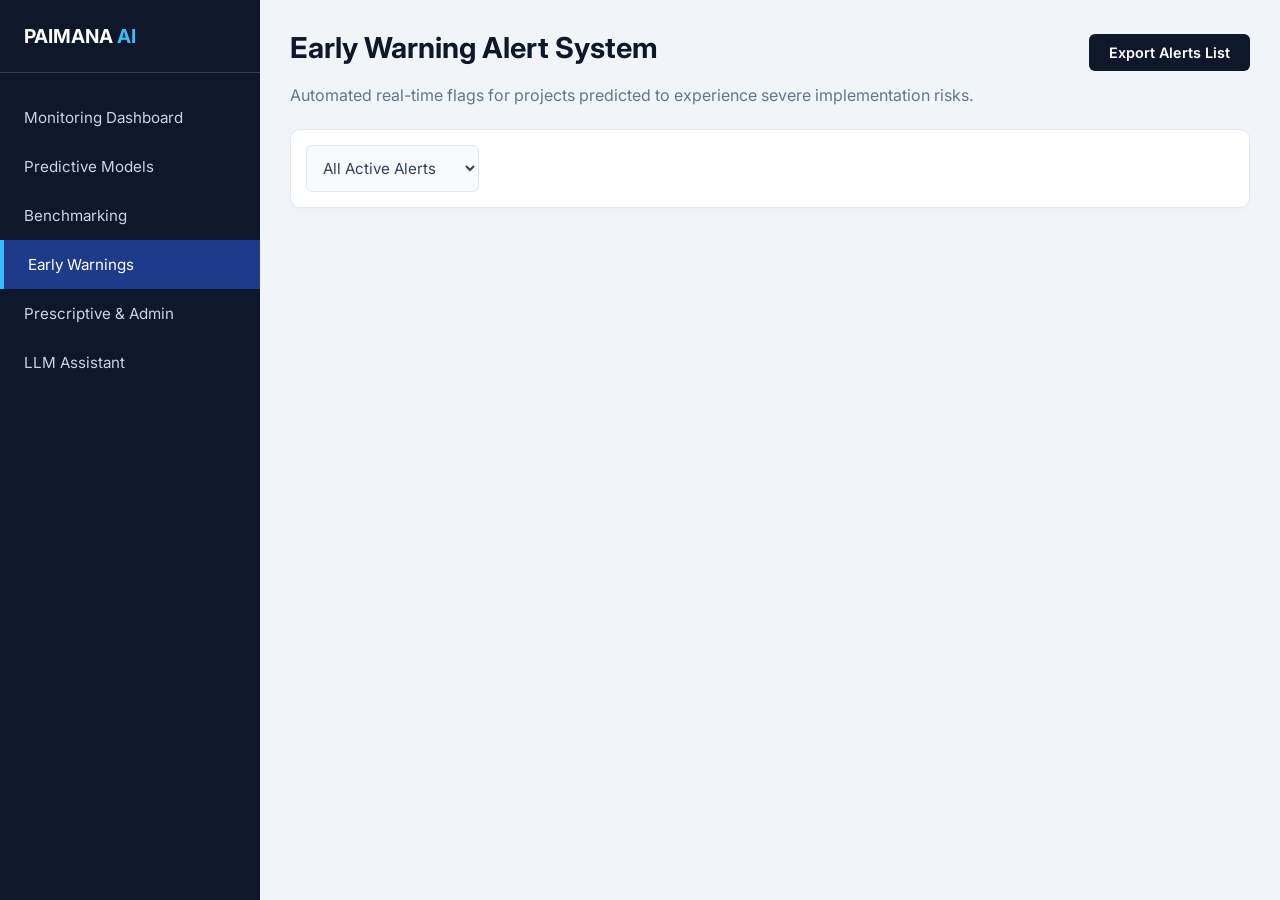
<file: early-warnings.html>
<!DOCTYPE html>
<html lang="en">
<head>
    <meta charset="UTF-8">
    <title>Early Warnings | PAIMANA AI</title>
    <link href="https://fonts.googleapis.com/css2?family=Inter:wght@400;600;700&display=swap" rel="stylesheet">
    <link rel="stylesheet" href="css/style.css">
</head>
<body>
    <aside class="sidebar">
        <div class="sidebar-header">PAIMANA <span>AI</span></div>
        <ul class="nav-links">
            <li><a href="index.html">Monitoring Dashboard</a></li>
            <li><a href="predictive-models.html">Predictive Models</a></li>
            <li><a href="benchmarking.html">Benchmarking</a></li>
            <li><a href="early-warnings.html" class="active">Early Warnings</a></li>
            <li><a href="prescriptive-admin.html">Prescriptive & Admin</a></li>
            <li><a href="llm-assistant.html">LLM Assistant</a></li>
        </ul>
    </aside>

    <main class="main-content">
        <div style="display: flex; justify-content: space-between; align-items: center; margin-bottom: 10px;">
            <h2>Early Warning Alert System</h2>
            <button class="export-btn" style="background: #0f172a;" onclick="window.print()">Export Alerts List</button>
        </div>
        <p class="subtitle">Automated real-time flags for projects predicted to experience severe implementation risks.</p>
        
        <div class="filters-bar">
            <select id="alert-filter-risk" onchange="loadAlertsPage()">
                <option value="All">All Active Alerts</option>
                <option value="high">Critical Risk (Red)</option>
                <option value="medium">Warning (Yellow)</option>
            </select>
        </div>

        <!-- This container is populated dynamically by JS -->
        <div id="alerts-page-container"></div>

    </main>
    <script src="js/app.js"></script>
</body>
</html>
</file>
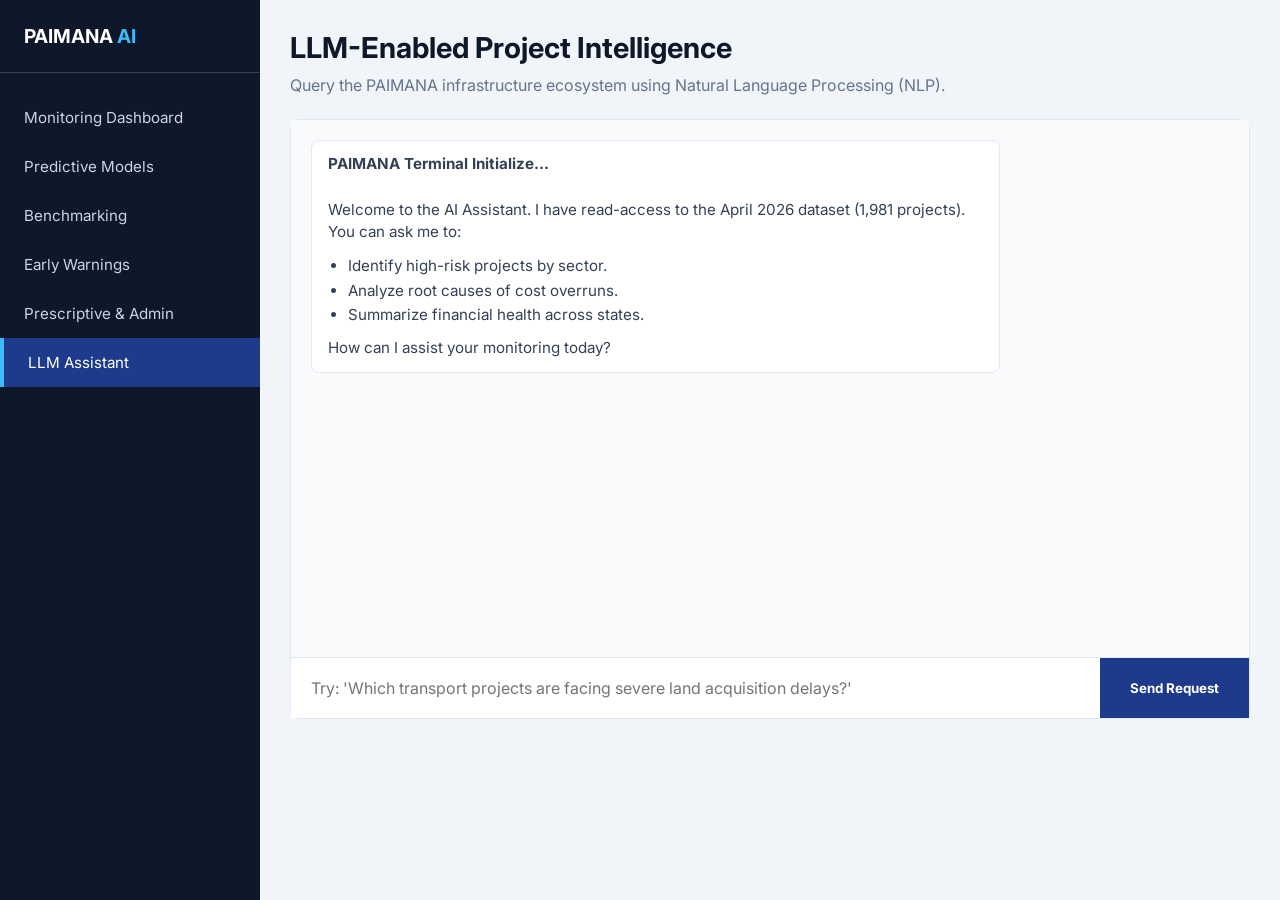
<file: llm-assistant.html>
<!DOCTYPE html>
<html lang="en">
<head>
    <meta charset="UTF-8">
    <title>LLM Assistant | PAIMANA AI</title>
    <link href="https://fonts.googleapis.com/css2?family=Inter:wght@400;600;700&display=swap" rel="stylesheet">
    <link rel="stylesheet" href="css/style.css">
</head>
<body>
    <aside class="sidebar">
        <div class="sidebar-header">PAIMANA <span>AI</span></div>
        <ul class="nav-links">
            <li><a href="index.html">Monitoring Dashboard</a></li>
            <li><a href="predictive-models.html">Predictive Models</a></li>
            <li><a href="benchmarking.html">Benchmarking</a></li>
            <li><a href="early-warnings.html">Early Warnings</a></li>
            <li><a href="prescriptive-admin.html">Prescriptive & Admin</a></li>
            <li><a href="llm-assistant.html" class="active">LLM Assistant</a></li>
        </ul>
    </aside>

    <main class="main-content">
        <h2>LLM-Enabled Project Intelligence</h2>
        <p class="subtitle">Query the PAIMANA infrastructure ecosystem using Natural Language Processing (NLP).</p>
        
        <div class="chat-container">
            <!-- Chat History Area -->
            <div class="chat-history" id="chat-history">
                <div class="msg bot">
                    <strong>PAIMANA Terminal Initialize...</strong><br><br>
                    Welcome to the AI Assistant. I have read-access to the April 2026 dataset (1,981 projects). You can ask me to:
                    <ul style="margin-left: 20px; margin-top: 10px; margin-bottom: 10px; line-height: 1.6;">
                        <li>Identify high-risk projects by sector.</li>
                        <li>Analyze root causes of cost overruns.</li>
                        <li>Summarize financial health across states.</li>
                    </ul>
                    How can I assist your monitoring today?
                </div>
            </div>
            
            <!-- Chat Input Area -->
            <div class="chat-input">
                <input type="text" id="chat-input-field" placeholder="Try: 'Which transport projects are facing severe land acquisition delays?'">
                <button onclick="sendChatMessage()">Send Request</button>
            </div>
        </div>
    </main>
    <script src="js/app.js"></script>
</body>
</html>
</file>
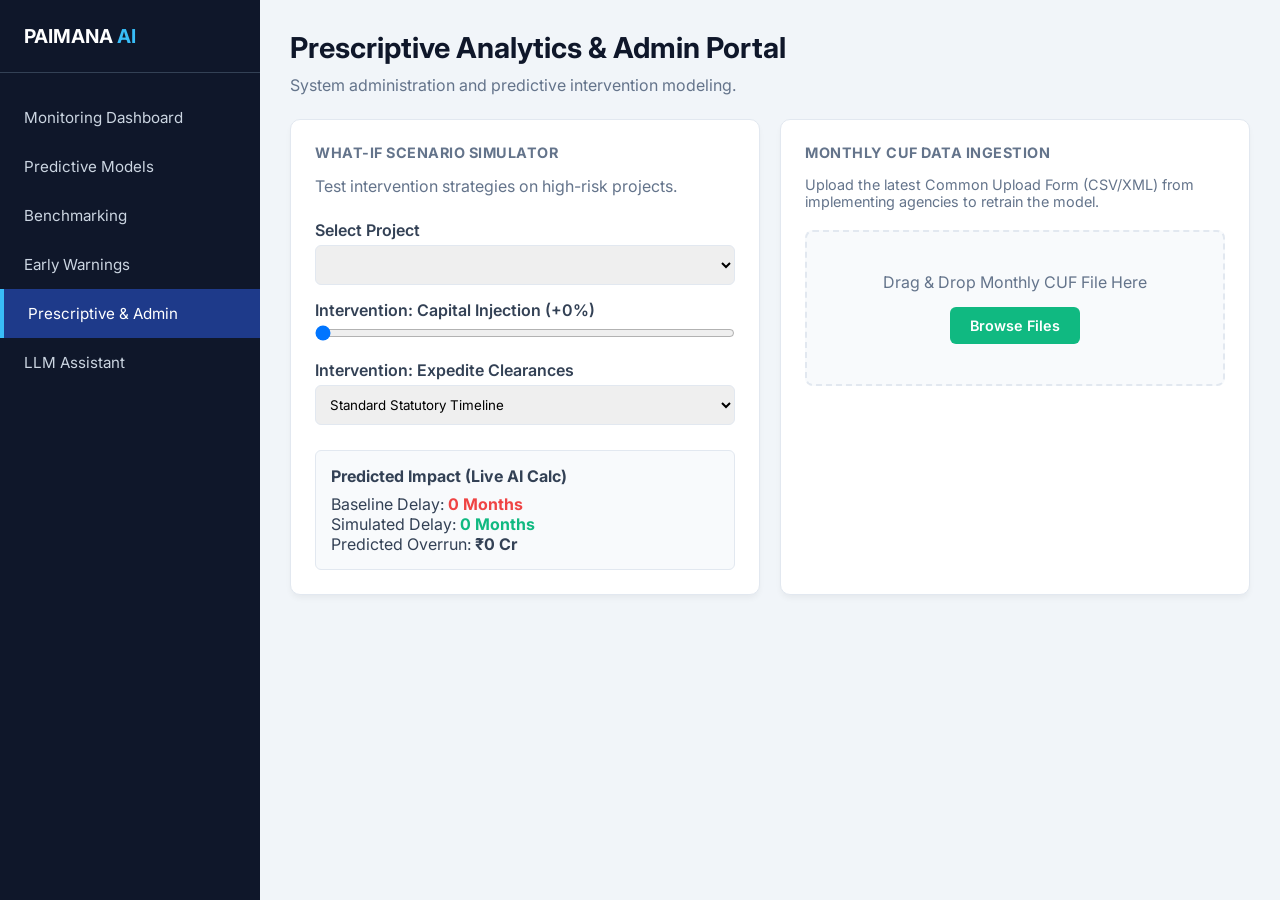
<file: prescriptive-admin.html>
<!DOCTYPE html>
<html lang="en">
<head>
    <meta charset="UTF-8">
    <title>Prescriptive & Admin | PAIMANA AI</title>
    <link href="https://fonts.googleapis.com/css2?family=Inter:wght@400;600;700&display=swap" rel="stylesheet">
    <link rel="stylesheet" href="css/style.css">
</head>
<body>
    <aside class="sidebar">
        <div class="sidebar-header">PAIMANA <span>AI</span></div>
        <ul class="nav-links">
            <li><a href="index.html">Monitoring Dashboard</a></li>
            <li><a href="predictive-models.html">Predictive Models</a></li>
            <li><a href="benchmarking.html">Benchmarking</a></li>
            <li><a href="early-warnings.html">Early Warnings</a></li>
            <li><a href="prescriptive-admin.html" class="active">Prescriptive & Admin</a></li>
            <li><a href="llm-assistant.html">LLM Assistant</a></li>
        </ul>
    </aside>

    <main class="main-content">
        <h2>Prescriptive Analytics & Admin Portal</h2>
        <p class="subtitle">System administration and predictive intervention modeling.</p>

        <div class="grid-2">
            <!-- FEATURE 1: What-If Simulator -->
            <div class="card">
                <h3>What-If Scenario Simulator</h3>
                <p class="subtitle">Test intervention strategies on high-risk projects.</p>
                
                <label style="display:block; margin-top: 15px; font-weight:600;">Select Project</label>
                <select id="sim-project-select" style="width: 100%; padding: 10px; border-radius: 6px; border: 1px solid var(--border); margin-top: 5px;"></select>

                <label style="display:block; margin-top: 15px; font-weight:600;">
                    Intervention: Capital Injection (<span id="sim-funding-val">+0%</span>)
                </label>
                <input type="range" id="sim-funding-slider" min="0" max="50" step="10" value="0" style="width: 100%; margin-top: 5px;">

                <label style="display:block; margin-top: 15px; font-weight:600;">Intervention: Expedite Clearances</label>
                <select id="sim-clearance-select" style="width: 100%; padding: 10px; border-radius: 6px; border: 1px solid var(--border); margin-top: 5px;">
                    <option value="standard">Standard Statutory Timeline</option>
                    <option value="expedited">Fast-Track Environmental Clearance</option>
                </select>

                <div style="margin-top: 25px; padding: 15px; background: #f8fafc; border-radius: 6px; border: 1px solid var(--border);">
                    <h4>Predicted Impact (Live AI Calc)</h4>
                    <p style="margin-top: 8px;">Baseline Delay: <strong id="sim-current-delay" style="color: var(--danger);">0 Months</strong></p>
                    <p>Simulated Delay: <strong id="sim-simulated-delay" style="color: var(--success);">0 Months</strong></p>
                    <p>Predicted Overrun: <strong id="sim-predicted-overrun">₹0 Cr</strong></p>
                </div>
            </div>


            <!-- FEATURE 5: CUF Upload Portal -->
            <div class="card">
                <h3>Monthly CUF Data Ingestion</h3>
                <p style="font-size: 0.9rem; color: var(--text-light); margin-bottom: 20px;">Upload the latest Common Upload Form (CSV/XML) from implementing agencies to retrain the model.</p>
                
                <div class="upload-zone" id="drop-zone">
                    <p style="color: var(--text-light); margin-bottom: 15px;">Drag & Drop Monthly CUF File Here</p>
                    <button class="export-btn" onclick="simulateUpload()">Browse Files</button>
                </div>

                <div id="upload-status" style="display: none; margin-top: 20px;">
                    <p style="font-size: 0.9rem; font-weight: 600; margin-bottom: 5px;" id="upload-text">Processing File...</p>
                    <div style="background: #e2e8f0; width: 100%; height: 10px; border-radius: 5px;">
                        <div id="upload-progress" style="background: var(--success); width: 0%; height: 100%; border-radius: 5px; transition: width 0.2s;"></div>
                    </div>
                </div>
            </div>
        </div>
    </main>
    <script src="js/app.js"></script>
</body>
</html>
</file>
<file: css/style.css>
:root {
    --primary: #1e3a8a;
    --primary-light: #3b82f6;
    --sidebar: #0f172a;
    --bg: #f1f5f9;
    --card-bg: #ffffff;
    --text-main: #334155;
    --text-light: #64748b;
    --danger: #ef4444;
    --warning: #f59e0b;
    --success: #10b981;
    --border: #e2e8f0;
}

* { margin: 0; padding: 0; box-sizing: border-box; font-family: 'Inter', -apple-system, sans-serif; }
body { display: flex; height: 100vh; background-color: var(--bg); color: var(--text-main); overflow: hidden; }

/* Sidebar */
.sidebar { width: 260px; background-color: var(--sidebar); color: white; display: flex; flex-direction: column; flex-shrink: 0; }
.sidebar-header { padding: 24px; font-size: 1.2rem; font-weight: bold; border-bottom: 1px solid #334155; }
.sidebar-header span { color: #38bdf8; }
.nav-links { list-style: none; padding: 20px 0; flex-grow: 1; }
.nav-links a { display: block; padding: 15px 24px; color: #cbd5e1; text-decoration: none; transition: 0.3s; font-size: 0.95rem; }
.nav-links a:hover, .nav-links a.active { background-color: var(--primary); color: white; border-left: 4px solid #38bdf8; }

/* Main Content */
.main-content { flex-grow: 1; overflow-y: auto; padding: 30px; }
h2 { margin-bottom: 10px; font-size: 1.8rem; color: #0f172a; }
.subtitle { margin-bottom: 24px; color: var(--text-light); }

/* Grid Layouts */
.grid-cards { display: grid; grid-template-columns: repeat(auto-fit, minmax(250px, 1fr)); gap: 20px; margin-bottom: 30px; }
.grid-2 { display: grid; grid-template-columns: 1fr 1fr; gap: 20px; margin-bottom: 30px; }

/* Cards */
.card { background: var(--card-bg); padding: 24px; border-radius: 10px; box-shadow: 0 4px 6px -1px rgba(0,0,0,0.05); border: 1px solid var(--border); }
.card h3 { font-size: 0.9rem; color: var(--text-light); text-transform: uppercase; letter-spacing: 0.5px; margin-bottom: 15px; }
.card .value { font-size: 2rem; font-weight: 700; color: #0f172a; }
.chart-container { position: relative; height: 300px; width: 100%; }

/* Tables */
table { width: 100%; border-collapse: collapse; }
th, td { text-align: left; padding: 14px; border-bottom: 1px solid var(--border); }
th { background-color: #f8fafc; color: var(--text-light); font-weight: 600; font-size: 0.85rem; text-transform: uppercase; }

/* Badges */
.badge { padding: 6px 12px; border-radius: 20px; font-size: 0.8rem; font-weight: 600; display: inline-block; }
.badge.high { background: #fee2e2; color: var(--danger); }
.badge.medium { background: #fef3c7; color: var(--warning); }
.badge.low { background: #d1fae5; color: var(--success); }

/* Alerts */
.alert-item { padding: 20px; background: #fff; margin-bottom: 15px; border-radius: 8px; border: 1px solid var(--border); border-left: 5px solid var(--danger); display: flex; justify-content: space-between; align-items: center; box-shadow: 0 2px 4px rgba(0,0,0,0.02); }
.alert-meta { font-size: 0.85rem; color: var(--text-light); margin-bottom: 5px; }

/* Chatbot */
.chat-container { display: flex; flex-direction: column; height: 600px; border: 1px solid var(--border); border-radius: 10px; background: white; }
.chat-history { flex-grow: 1; padding: 20px; overflow-y: auto; background: #f8fafc; }
.msg { margin-bottom: 15px; padding: 12px 16px; border-radius: 8px; max-width: 75%; line-height: 1.5; font-size: 0.95rem; }
.msg.bot { background: white; border: 1px solid var(--border); align-self: flex-start; }
.msg.user { background: var(--primary); color: white; align-self: flex-end; margin-left: auto; }
.chat-input { display: flex; border-top: 1px solid var(--border); }
.chat-input input { flex-grow: 1; padding: 20px; border: none; outline: none; font-size: 1rem; }
.chat-input button { padding: 0 30px; background: var(--primary); color: white; border: none; cursor: pointer; font-weight: bold; }
.chat-input button:hover { background: #152c69; }



/* --- NEW INDEX PAGE COMPONENTS --- */

/* Filters Bar (Row 1) */
.filters-bar { display: flex; gap: 15px; margin-bottom: 24px; background: var(--card-bg); padding: 15px; border-radius: 10px; border: 1px solid var(--border); box-shadow: 0 4px 6px -1px rgba(0,0,0,0.02); }
.filters-bar select, .filters-bar input { padding: 12px; border: 1px solid var(--border); border-radius: 6px; font-size: 0.95rem; outline: none; color: var(--text-main); background-color: #f8fafc; }
.filters-bar select:focus, .filters-bar input:focus { border-color: var(--primary-light); background-color: #fff; }
.filters-bar input { flex-grow: 1; }

/* 70/30 Split Grid (Row 4) */
.grid-70-30 { display: grid; grid-template-columns: 2.2fr 1fr; gap: 20px; margin-bottom: 30px; }
@media (max-width: 1024px) {
    .grid-70-30 { grid-template-columns: 1fr; }
}

/* Live Ticker Feed */
.ticker-container { height: 450px; overflow-y: auto; padding-right: 10px; }
.ticker-item { padding: 16px 0; border-bottom: 1px solid var(--border); font-size: 0.9rem; line-height: 1.5; }
.ticker-item:last-child { border-bottom: none; }
.ticker-time { font-size: 0.8rem; color: var(--text-light); margin-bottom: 4px; display: block; font-weight: 600; }
.ticker-content { color: var(--text-main); }

/* Professional Status Dots (Replacing Emojis) */
.status-dot { height: 10px; width: 10px; border-radius: 50%; display: inline-block; margin-right: 6px; }
.status-dot.red { background-color: var(--danger); box-shadow: 0 0 4px var(--danger); }
.status-dot.green { background-color: var(--success); }
.status-dot.yellow { background-color: var(--warning); }
.status-dot.blue { background-color: var(--primary-light); }



/* --- ADVANCED FEATURES STYLES --- */

/* Export Button */
.export-btn { background: var(--success); color: white; border: none; padding: 10px 20px; border-radius: 6px; cursor: pointer; font-weight: 600; font-size: 0.9rem; transition: background 0.3s; }
.export-btn:hover { background: #059669; }

/* Interactive Table Hover */
.interactive-table tbody tr { cursor: pointer; transition: background 0.2s; }
.interactive-table tbody tr:hover { background-color: #f1f5f9; }

/* Modal Overlay */
.modal-overlay { display: none; position: fixed; top: 0; left: 0; width: 100%; height: 100%; background: rgba(15, 23, 42, 0.7); z-index: 1000; align-items: center; justify-content: center; }
.modal-overlay.active { display: flex; }
.modal-content { background: white; padding: 30px; border-radius: 12px; width: 80%; max-width: 900px; box-shadow: 0 10px 25px rgba(0,0,0,0.2); }
.modal-header { display: flex; justify-content: space-between; align-items: center; margin-bottom: 20px; border-bottom: 1px solid var(--border); padding-bottom: 15px; }
.close-btn { background: none; border: none; font-size: 1.5rem; cursor: pointer; color: var(--text-light); }
.close-btn:hover { color: var(--danger); }

/* Upload Zone */
.upload-zone { border: 2px dashed var(--border); padding: 40px; text-align: center; border-radius: 8px; background: #f8fafc; transition: border 0.3s; }
.upload-zone:hover { border-color: var(--primary-light); }


/* --- PAGINATION --- */
.pagination {
    display: flex;
    justify-content: center;
    align-items: center;
    gap: 8px;
    margin-top: 20px;
    padding: 10px 0;
}
.page-btn {
    padding: 6px 12px;
    border: 1px solid #d1d5db;
    background: #fff;
    border-radius: 8px;
    cursor: pointer;
    color: #0f172a;
    font-size: 0.95rem;
    font-family: 'Inter', sans-serif;
    transition: all 0.2s ease;
}
.page-btn:hover:not(:disabled) {
    background: #f8fafc;
}
.page-btn.active {
    background: #9f4949; /* Maroon active state */
    color: #fff;
    border-color: #9f4949;
}
.page-btn:disabled {
    opacity: 0.4;
    cursor: not-allowed;
}
.page-btn.arrow {
    color: #1e3a8a; /* Blue arrows */
    font-weight: bold;
}
.page-dots {
    color: #94a3b8;
    letter-spacing: 2px;
}

/* --- MODAL DIALOG --- */
.modal-overlay {
    display: none;
    position: fixed;
    top: 0; left: 0; width: 100%; height: 100%;
    background: rgba(15, 23, 42, 0.6);
    z-index: 9999;
    justify-content: center;
    align-items: center;
    backdrop-filter: blur(2px);
}
.modal-content {
    background: #fff;
    padding: 30px;
    border-radius: 12px;
    width: 90%;
    max-width: 550px;
    position: relative;
    box-shadow: 0 20px 25px -5px rgba(0, 0, 0, 0.1);
    animation: modalFadeIn 0.3s ease;
}
@keyframes modalFadeIn {
    from { opacity: 0; transform: translateY(-20px); }
    to { opacity: 1; transform: translateY(0); }
}
.modal-close {
    position: absolute;
    top: 15px; right: 20px;
    font-size: 1.8rem;
    cursor: pointer;
    color: #64748b;
    line-height: 1;
}
.modal-close:hover {
    color: #ef4444;
}
</file>
